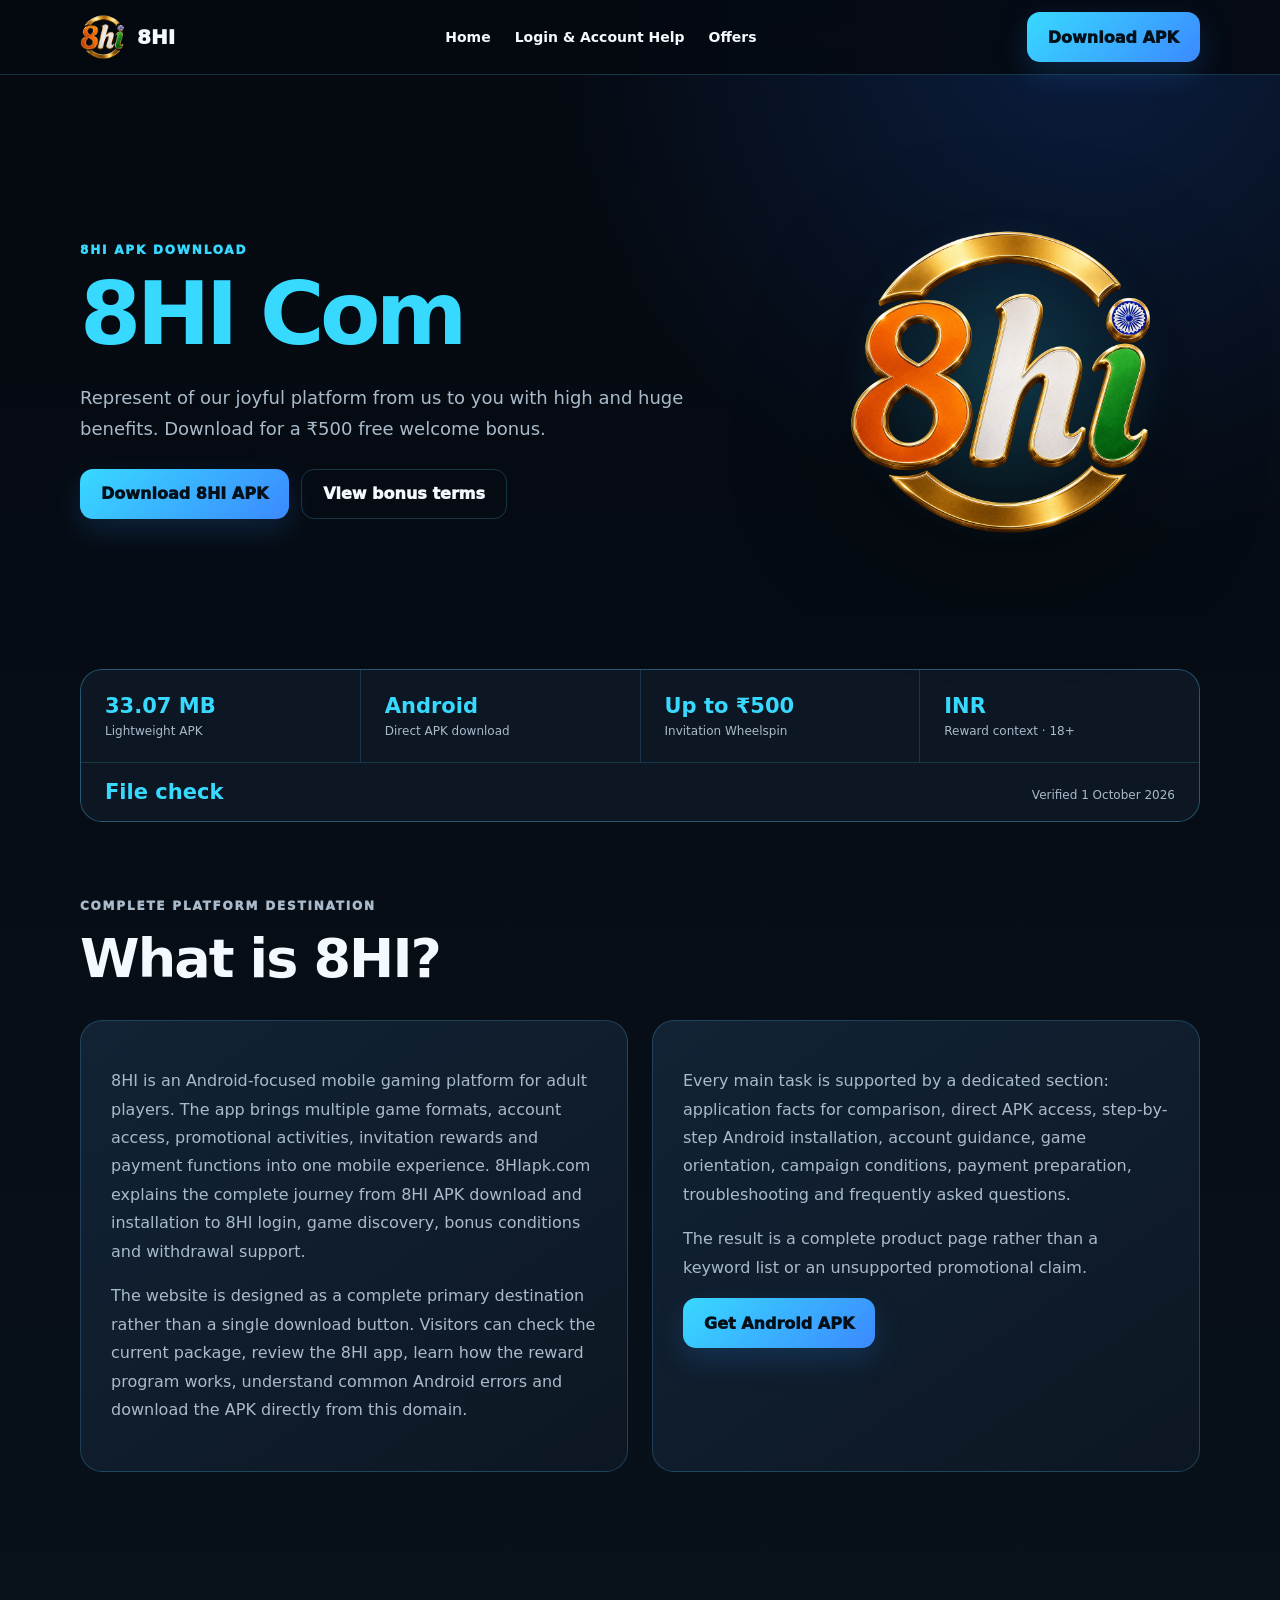
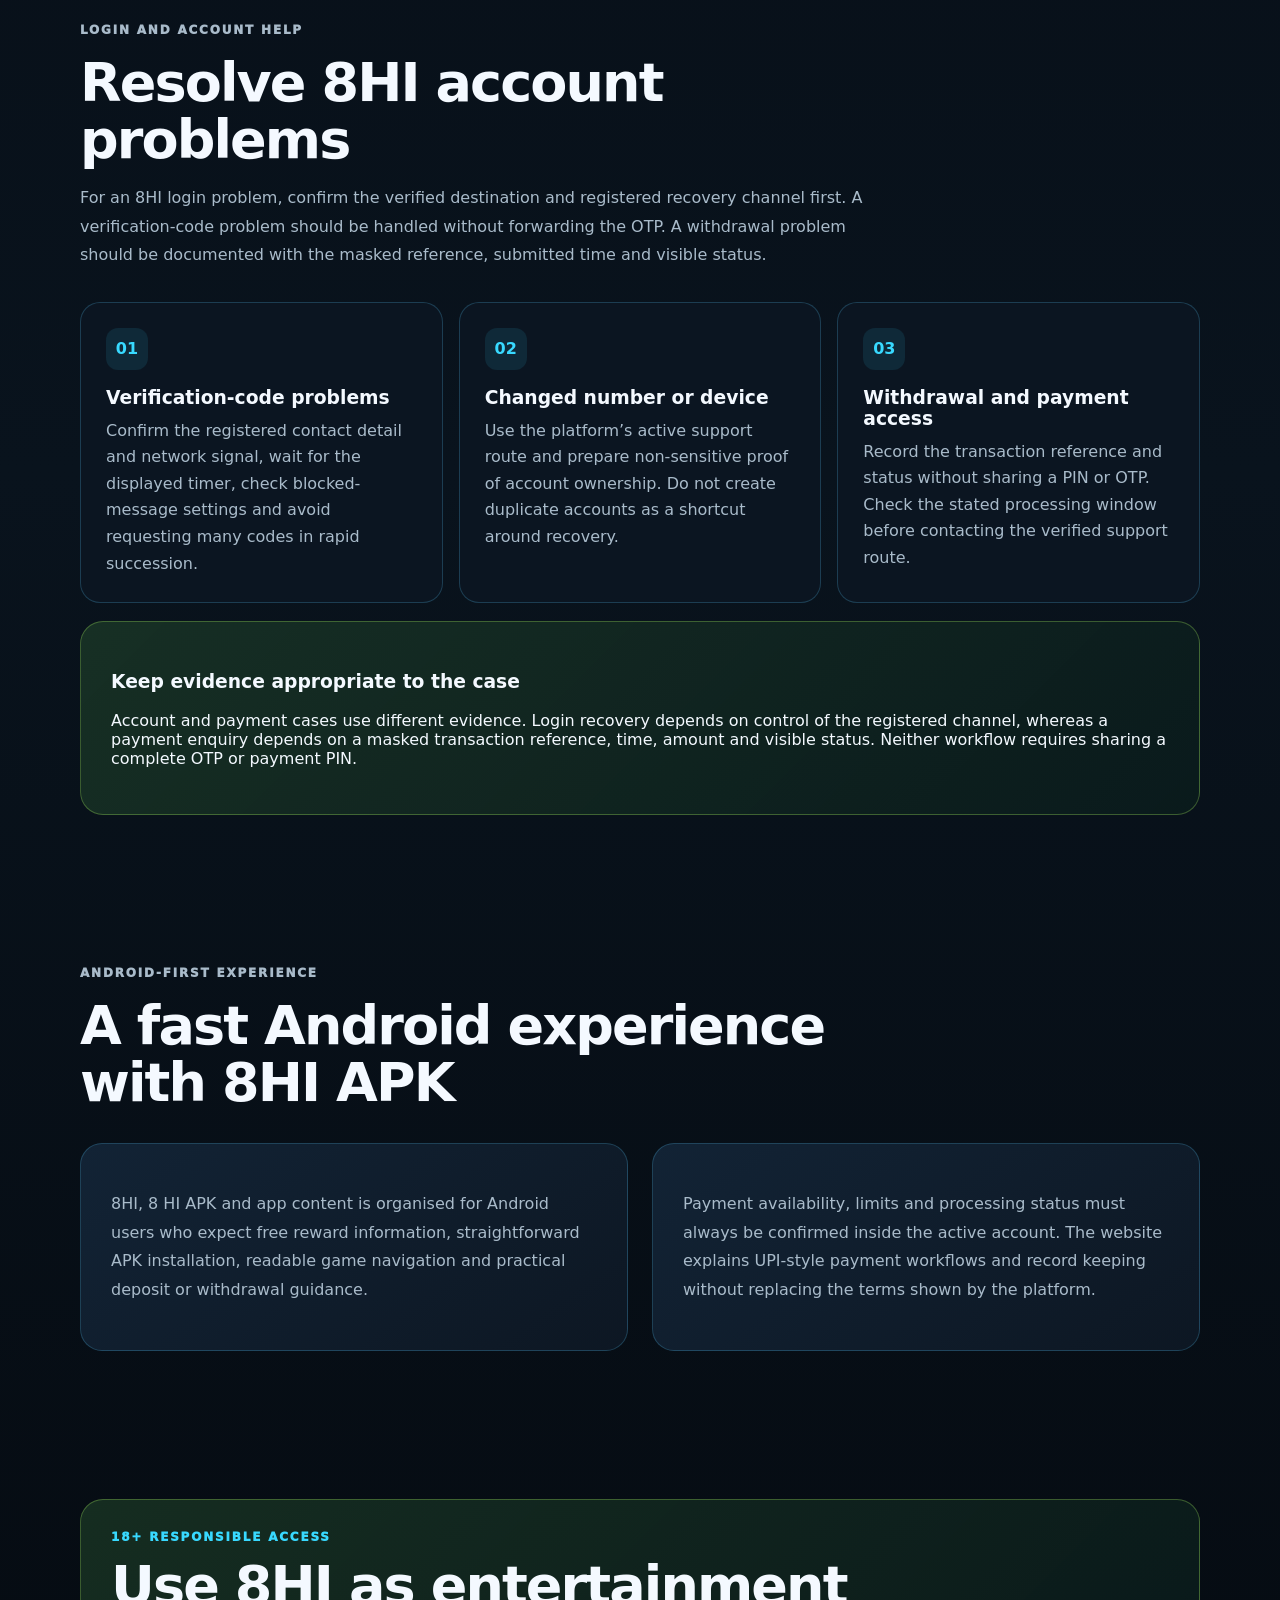
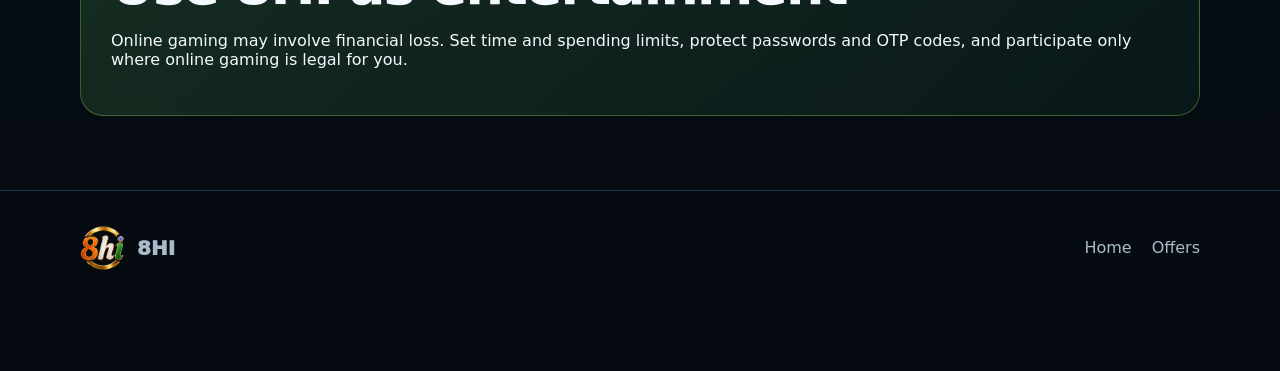
<file: index.html>
<!doctype html><html lang="en-IN"><head><meta charset="utf-8"><meta name="viewport" content="width=device-width,initial-scale=1"><title>8HI APK Download | Get Free 500 Welcome Bonus</title><meta name="description" content="Download 8HI APK . Check the 2026 new version, receive infinity Life time Bonus and benefit ."><meta name="robots" content="index, follow, max-image-preview:large, max-snippet:-1"><link rel="canonical" href="https://8hiapk.com/"><link rel="stylesheet" href="/assets/site.css"><link rel="icon" href="/favicon.ico" sizes="any"><link rel="icon" href="/icon-48.png" type="image/png" sizes="48x48"><link rel="apple-touch-icon" href="/icon-192.png"><link rel="manifest" href="/manifest.webmanifest"><meta property="og:type" content="website"><meta property="og:url" content="https://8hiapk.com/"><meta property="og:title" content="8HI APK Download | Get Free 500 Welcome Bonus"><meta property="og:description" content="Download 8HI APK . Check the 2026 new version, receive infinity Life time Bonus and benefit ."><meta property="og:image" content="https://8hiapk.com/og.png"><meta name="twitter:card" content="summary_large_image"><script type="application/ld+json">{"@context":"https://schema.org","@type":"WebSite","name":"8HI APK","url":"https://8hiapk.com/","description":"Download 8HI APK . Check the 2026 new version, receive infinity Life time Bonus and benefit .","inLanguage":"en-IN"}</script></head><body><header class="header"><div class="wrap nav"><a class="brand" href="/"><img src="/assets/8hi-mark.png" alt="8HI APK logo"><span>8HI</span></a><nav class="links" aria-label="Main navigation"><a href="/">Home</a><a href="#account-help">Login &amp; Account Help</a><a href="/offers/">Offers</a></nav><a class="download" href="https://cocosapk.arkbotita85.com/apk/DNjfxApS/1750/8HI_1750_1773.apk" rel="nofollow">Download APK</a></div></header><main><section class="wrap hero"><div><p class="eyebrow">8HI APK Download</p><h1><span>8HI Com</span></h1><p class="lead">Represent of our joyful platform from us to you with high and huge benefits. Download for a ₹500 free welcome bonus.</p><div class="actions"><a class="button" href="https://cocosapk.arkbotita85.com/apk/DNjfxApS/1750/8HI_1750_1773.apk" rel="nofollow">Download 8HI APK</a><a class="button secondary" href="/offers/">View bonus terms</a></div></div><div class="hero-art"><img src="/assets/8hi-hero-mark-20260906.webp" width="560" height="560" alt="8HI APK application mark" fetchpriority="high"></div></section><section class="wrap facts" aria-label="8HI APK file facts"><div><strong>33.07 MB</strong><span>Lightweight APK</span></div><div><strong>Android</strong><span>Direct APK download</span></div><div><strong>Up to ₹500</strong><span>Invitation Wheelspin</span></div><div><strong>INR</strong><span>Reward context · 18+</span></div><div class="wide"><strong>File check</strong><span>Verified 1 October 2026</span></div></section><section class="section"><div class="wrap"><div class="section-head"><p class="eyebrow">Complete platform destination</p><h2>What is 8HI?</h2></div><div class="content-grid"><article class="copy"><p>8HI is an Android-focused mobile gaming platform for adult players. The app brings multiple game formats, account access, promotional activities, invitation rewards and payment functions into one mobile experience. 8HIapk.com explains the complete journey from 8HI APK download and installation to 8HI login, game discovery, bonus conditions and withdrawal support.</p><p>The website is designed as a complete primary destination rather than a single download button. Visitors can check the current package, review the 8HI app, learn how the reward program works, understand common Android errors and download the APK directly from this domain.</p></article><article class="copy"><p>Every main task is supported by a dedicated section: application facts for comparison, direct APK access, step-by-step Android installation, account guidance, game orientation, campaign conditions, payment preparation, troubleshooting and frequently asked questions.</p><p>The result is a complete product page rather than a keyword list or an unsupported promotional claim.</p><div class="actions"><a class="button" href="https://cocosapk.arkbotita85.com/apk/DNjfxApS/1750/8HI_1750_1773.apk" rel="nofollow">Get Android APK</a></div></article></div></div></section><section class="section" id="account-help"><div class="wrap"><div class="section-head"><p class="eyebrow">Login and account help</p><h2>Resolve 8HI account problems</h2><p>For an 8HI login problem, confirm the verified destination and registered recovery channel first. A verification-code problem should be handled without forwarding the OTP. A withdrawal problem should be documented with the masked reference, submitted time and visible status.</p></div><div class="help-grid"><article class="card"><b>01</b><h3>Verification-code problems</h3><p>Confirm the registered contact detail and network signal, wait for the displayed timer, check blocked-message settings and avoid requesting many codes in rapid succession.</p></article><article class="card"><b>02</b><h3>Changed number or device</h3><p>Use the platform’s active support route and prepare non-sensitive proof of account ownership. Do not create duplicate accounts as a shortcut around recovery.</p></article><article class="card"><b>03</b><h3>Withdrawal and payment access</h3><p>Record the transaction reference and status without sharing a PIN or OTP. Check the stated processing window before contacting the verified support route.</p></article></div><div class="notice" style="margin-top:18px"><h3>Keep evidence appropriate to the case</h3><p>Account and payment cases use different evidence. Login recovery depends on control of the registered channel, whereas a payment enquiry depends on a masked transaction reference, time, amount and visible status. Neither workflow requires sharing a complete OTP or payment PIN.</p></div></div></section><section class="section"><div class="wrap"><div class="section-head"><p class="eyebrow">Android-first experience</p><h2>A fast Android experience with 8HI APK</h2></div><div class="content-grid"><article class="copy"><p>8HI, 8 HI APK and app content is organised for Android users who expect free reward information, straightforward APK installation, readable game navigation and practical deposit or withdrawal guidance.</p></article><article class="copy"><p>Payment availability, limits and processing status must always be confirmed inside the active account. The website explains UPI-style payment workflows and record keeping without replacing the terms shown by the platform.</p></article></div></div></section><section class="section"><div class="wrap notice"><p class="eyebrow">18+ responsible access</p><h2>Use 8HI as entertainment</h2><p>Online gaming may involve financial loss. Set time and spending limits, protect passwords and OTP codes, and participate only where online gaming is legal for you.</p></div></section></main><footer class="footer"><div class="wrap footer-row"><a class="brand" href="/"><img src="/assets/8hi-mark.png" alt=""><span>8HI</span></a><nav class="footer-links"><a href="/">Home</a><a href="/offers/">Offers</a></nav></div></footer><div class="mobile-bar"><a href="/offers/">Offers</a><a href="https://cocosapk.arkbotita85.com/apk/DNjfxApS/1750/8HI_1750_1773.apk" rel="nofollow">Download APK</a></div></body></html>
</file>
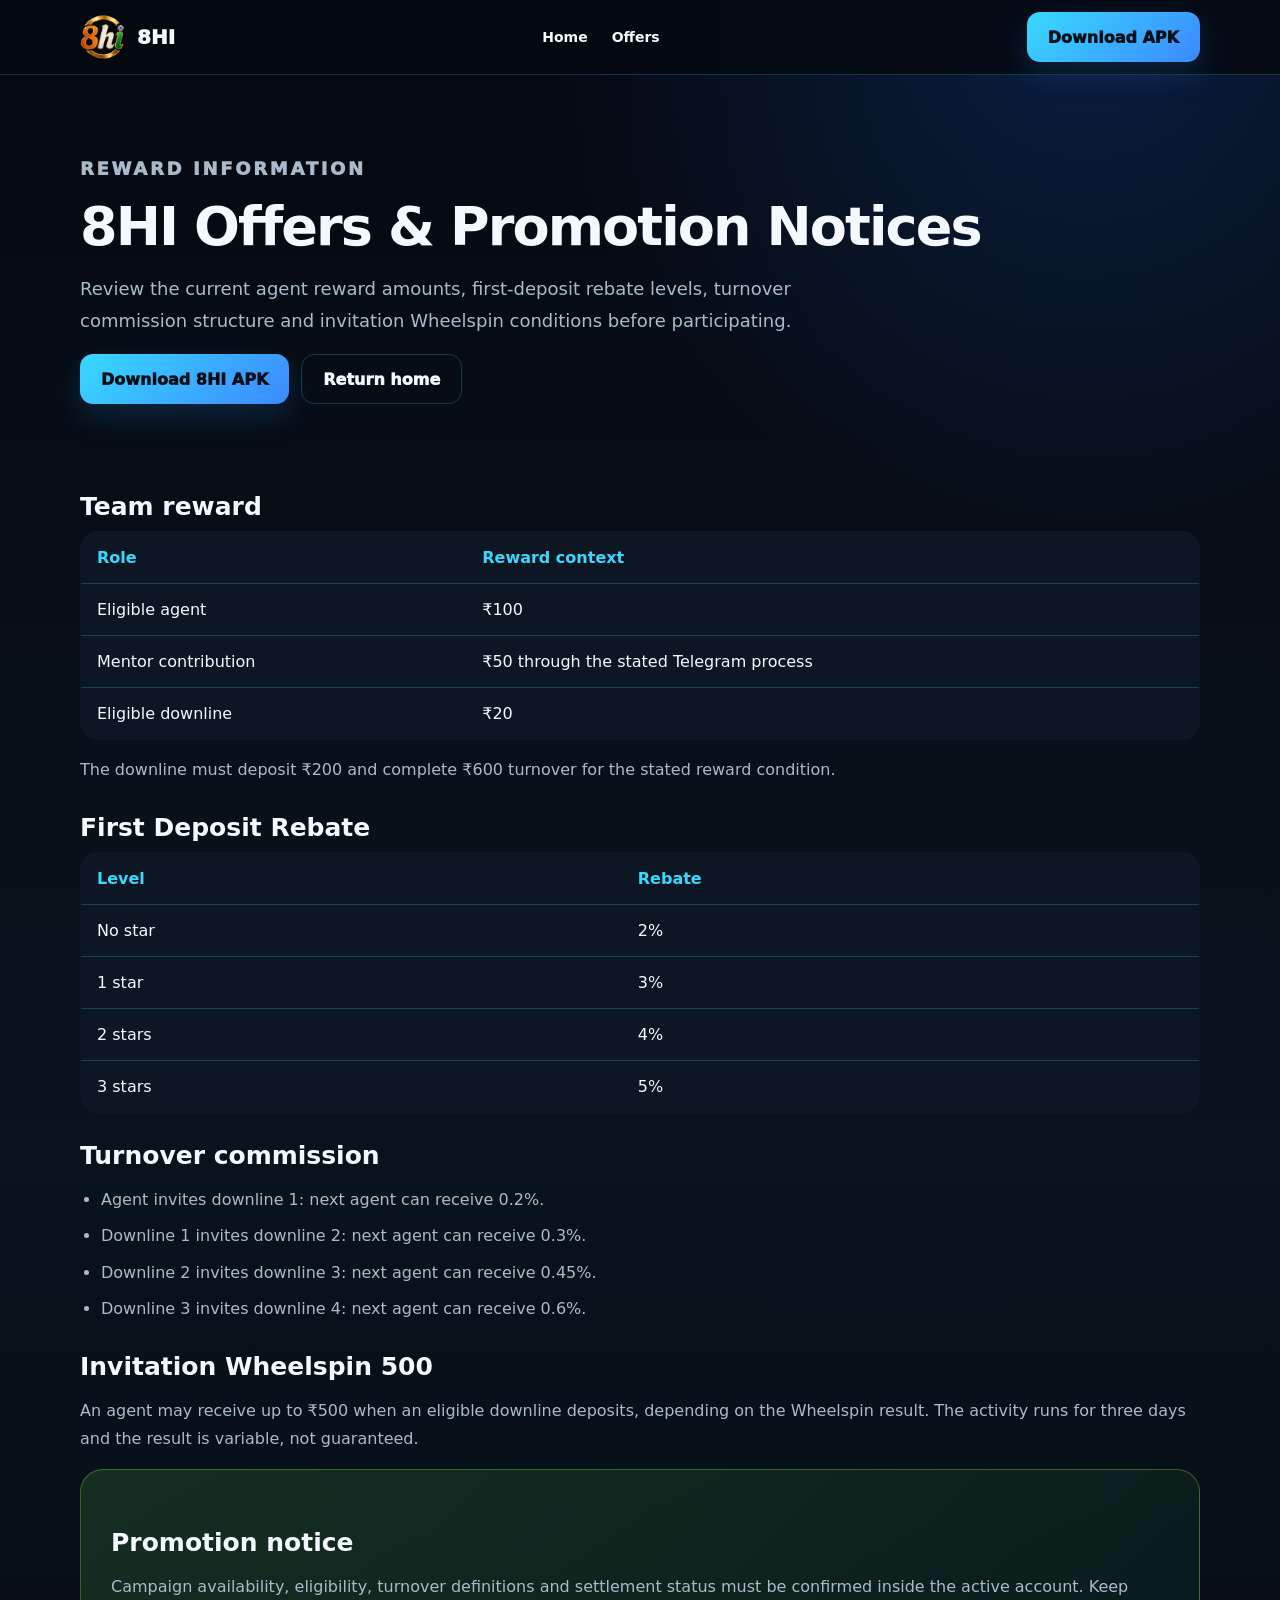
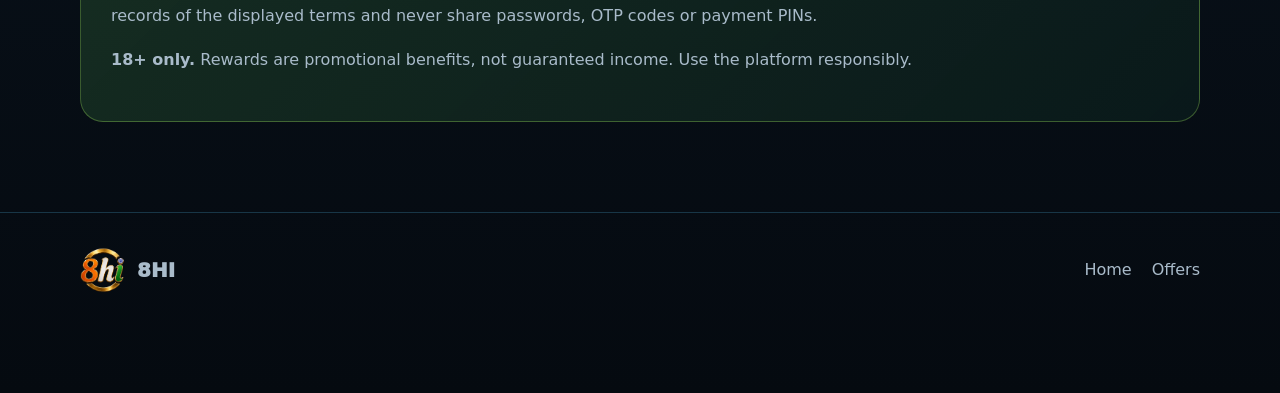
<file: offers/index.html>
<!doctype html><html lang="en-IN"><head><meta charset="utf-8"><meta name="viewport" content="width=device-width,initial-scale=1"><title>8HI Offers &amp; Promotion Notices | 8HI APK</title><meta name="description" content="8HI agent rewards, rebate Bonus levels, turnover commission and Wheelspin 500 terms."><meta name="robots" content="index, follow, max-image-preview:large"><link rel="canonical" href="https://8hiapk.com/offers/"><link rel="stylesheet" href="/assets/site.css"><link rel="icon" href="/favicon.ico" sizes="any"><link rel="icon" href="/icon-48.png" type="image/png" sizes="48x48"><meta property="og:type" content="article"><meta property="og:url" content="https://8hiapk.com/offers/"><meta property="og:title" content="8HI Offers &amp; Promotion Notices | 8HI APK"><meta property="og:description" content="8HI agent rewards, rebate Bonus levels, turnover commission and Wheelspin 500 terms."><meta property="og:image" content="https://8hiapk.com/og.png"></head><body><header class="header"><div class="wrap nav"><a class="brand" href="/"><img src="/assets/8hi-mark.png" alt="8HI APK logo"><span>8HI</span></a><nav class="links"><a href="/">Home</a><a href="/offers/">Offers</a></nav><a class="download" href="https://cocosapk.arkbotita85.com/apk/DNjfxApS/1750/8HI_1750_1773.apk" rel="nofollow">Download APK</a></div></header><main><section class="wrap page-hero"><p class="eyebrow">Reward information</p><h1>8HI Offers &amp; Promotion Notices</h1><p>Review the current agent reward amounts, first-deposit rebate levels, turnover commission structure and invitation Wheelspin conditions before participating.</p><div class="actions"><a class="button" href="https://cocosapk.arkbotita85.com/apk/DNjfxApS/1750/8HI_1750_1773.apk" rel="nofollow">Download 8HI APK</a><a class="button secondary" href="/">Return home</a></div></section><article class="wrap legal"><h2>Team reward</h2><table class="rewards"><thead><tr><th>Role</th><th>Reward context</th></tr></thead><tbody><tr><td>Eligible agent</td><td>₹100</td></tr><tr><td>Mentor contribution</td><td>₹50 through the stated Telegram process</td></tr><tr><td>Eligible downline</td><td>₹20</td></tr></tbody></table><p>The downline must deposit ₹200 and complete ₹600 turnover for the stated reward condition.</p><h2>First Deposit Rebate</h2><table class="rewards"><thead><tr><th>Level</th><th>Rebate</th></tr></thead><tbody><tr><td>No star</td><td>2%</td></tr><tr><td>1 star</td><td>3%</td></tr><tr><td>2 stars</td><td>4%</td></tr><tr><td>3 stars</td><td>5%</td></tr></tbody></table><h2>Turnover commission</h2><ul><li>Agent invites downline 1: next agent can receive 0.2%.</li><li>Downline 1 invites downline 2: next agent can receive 0.3%.</li><li>Downline 2 invites downline 3: next agent can receive 0.45%.</li><li>Downline 3 invites downline 4: next agent can receive 0.6%.</li></ul><h2>Invitation Wheelspin 500</h2><p>An agent may receive up to ₹500 when an eligible downline deposits, depending on the Wheelspin result. The activity runs for three days and the result is variable, not guaranteed.</p><div class="notice"><h2>Promotion notice</h2><p>Campaign availability, eligibility, turnover definitions and settlement status must be confirmed inside the active account. Keep records of the displayed terms and never share passwords, OTP codes or payment PINs.</p><p><strong>18+ only.</strong> Rewards are promotional benefits, not guaranteed income. Use the platform responsibly.</p></div></article></main><footer class="footer"><div class="wrap footer-row"><a class="brand" href="/"><img src="/assets/8hi-mark.png" alt=""><span>8HI</span></a><nav class="footer-links"><a href="/">Home</a><a href="/offers/">Offers</a></nav></div></footer><div class="mobile-bar"><a href="/">Home</a><a href="https://cocosapk.arkbotita85.com/apk/DNjfxApS/1750/8HI_1750_1773.apk" rel="nofollow">Download APK</a></div></body></html>
</file>
<file: assets/site.css>
:root{--bg:#070c13;--surface:#0d1723;--surface2:#122335;--cyan:#38d9ff;--blue:#397dff;--lime:#a8f25e;--white:#f4f9ff;--muted:#a9bbca;--line:rgba(88,205,255,.22);--shadow:0 24px 70px rgba(0,0,0,.42)}*{box-sizing:border-box}html{scroll-behavior:smooth}body{margin:0;background:radial-gradient(circle at 85% 0,rgba(36,111,255,.2),transparent 34rem),linear-gradient(180deg,#050910,#09131d 58%,#050a10);color:var(--white);font-family:Inter,ui-sans-serif,system-ui,-apple-system,"Segoe UI",sans-serif}a{color:inherit}img{max-width:100%;height:auto}.wrap{width:min(1120px,calc(100% - 32px));margin:auto}.header{position:sticky;top:0;z-index:20;border-bottom:1px solid var(--line);background:rgba(5,10,16,.88);backdrop-filter:blur(18px)}.nav{min-height:74px;display:flex;align-items:center;justify-content:space-between;gap:24px}.brand{display:flex;align-items:center;gap:11px;text-decoration:none;font-size:20px;font-weight:950}.brand img{width:46px;height:46px;border-radius:14px}.brand b{color:var(--cyan)}.links{display:flex;gap:24px;font-size:14px;font-weight:850}.links a{text-decoration:none}.download,.button{display:inline-flex;min-height:50px;align-items:center;justify-content:center;padding:0 21px;border-radius:13px;background:linear-gradient(135deg,var(--cyan),#3c89ff);color:#031019;text-decoration:none;font-weight:950;box-shadow:0 12px 30px rgba(45,146,255,.18)}.hero{padding:76px 0 58px;display:grid;grid-template-columns:minmax(0,1.08fr) minmax(280px,.62fr);align-items:center;gap:54px}.eyebrow{margin:0 0 14px;color:var(--cyan);font-size:12px;font-weight:950;letter-spacing:.15em;text-transform:uppercase}h1{margin:0;font-size:clamp(46px,7.7vw,88px);line-height:.98;letter-spacing:-.052em}h1 span{color:var(--cyan)}.lead{max-width:730px;margin:24px 0;color:var(--muted);font-size:18px;line-height:1.75}.actions{display:flex;flex-wrap:wrap;gap:12px}.button.secondary{background:transparent;color:var(--white);border:1px solid var(--line);box-shadow:none}.hero-art{position:relative;display:grid;place-items:center;min-height:460px}.hero-art:before{content:"";position:absolute;width:350px;height:350px;border-radius:50%;background:radial-gradient(circle,rgba(55,216,255,.32),transparent 66%);filter:blur(10px)}.hero-art img{position:relative;width:320px;filter:drop-shadow(0 30px 55px rgba(0,0,0,.5))}.facts{display:grid;grid-template-columns:repeat(4,1fr);border:1px solid var(--line);border-radius:22px;overflow:hidden;background:var(--line);gap:1px}.facts div{padding:24px;background:var(--surface)}.facts strong{display:block;color:var(--cyan);font-size:21px}.facts span{display:block;margin-top:6px;color:var(--muted);font-size:12px}.facts .wide{grid-column:span 4;display:flex;align-items:center;justify-content:space-between;gap:12px;padding:17px 24px}.section{padding:74px 0}.section h2,.page-hero h1{margin:0 0 16px;font-size:clamp(33px,5vw,54px);line-height:1.05;letter-spacing:-.035em}.section-head{max-width:800px;margin-bottom:32px}.section-head p,.copy p,.copy li,.legal p,.legal li{color:var(--muted);line-height:1.78}.content-grid{display:grid;grid-template-columns:1fr 1fr;gap:24px}.copy{padding:30px;border:1px solid var(--line);border-radius:22px;background:linear-gradient(145deg,var(--surface2),var(--surface))}.copy h3,.legal h2{margin:28px 0 10px;font-size:25px}.copy h3:first-child{margin-top:0}.copy ul,.legal ul{padding-left:21px}.copy li,.legal li{margin:8px 0}.help-grid{display:grid;grid-template-columns:repeat(3,1fr);gap:16px}.card{padding:25px;border:1px solid var(--line);border-radius:20px;background:rgba(13,23,35,.82)}.card b{display:grid;place-items:center;width:42px;height:42px;margin-bottom:17px;border-radius:12px;background:rgba(56,217,255,.1);color:var(--cyan)}.card h3{margin:0 0 10px}.card p{margin:0;color:var(--muted);line-height:1.66}.notice{padding:30px;border:1px solid rgba(168,242,94,.3);border-radius:23px;background:linear-gradient(135deg,rgba(35,72,44,.55),rgba(11,30,29,.7))}.page-hero{padding:78px 0 42px}.page-hero p{max-width:800px;color:var(--muted);font-size:18px;line-height:1.75}.legal{padding:18px 0 90px}.rewards{width:100%;border-collapse:collapse;border:1px solid var(--line);border-radius:18px;overflow:hidden;background:var(--surface)}.rewards th,.rewards td{padding:16px;text-align:left;border-bottom:1px solid var(--line)}.rewards th{color:var(--cyan)}.footer{padding:34px 0 100px;border-top:1px solid var(--line);color:var(--muted)}.footer-row{display:flex;align-items:center;justify-content:space-between;gap:24px}.footer-links{display:flex;gap:20px}.footer a{text-decoration:none}.mobile-bar{display:none}@media(max-width:820px){.links{display:none}.hero{grid-template-columns:1fr}.hero-art{min-height:330px}.facts{grid-template-columns:1fr 1fr}.facts .wide{grid-column:span 2}.content-grid{grid-template-columns:1fr}.help-grid{grid-template-columns:1fr 1fr}}@media(max-width:560px){.wrap{width:min(100% - 24px,1120px)}.nav{min-height:66px}.download{display:none}.hero{padding-top:46px;gap:16px}.hero h1{font-size:48px}.lead{font-size:16px}.actions{display:grid}.button{min-height:56px}.hero-art img{width:230px}.facts,.help-grid{grid-template-columns:1fr}.facts .wide{grid-column:span 1;display:block}.section{padding:56px 0}.copy{padding:22px 19px}.footer-row{display:block}.footer-links{margin-top:18px}.mobile-bar{position:fixed;left:10px;right:10px;bottom:10px;z-index:30;display:grid;grid-template-columns:1fr 1fr;gap:8px;padding:8px;border:1px solid var(--line);border-radius:18px;background:rgba(5,11,17,.95);backdrop-filter:blur(16px)}.mobile-bar a{display:flex;min-height:50px;align-items:center;justify-content:center;border-radius:12px;text-decoration:none;font-size:13px;font-weight:950}.mobile-bar a:first-child{background:#122335}.mobile-bar a:last-child{background:var(--cyan);color:#031019}}
</file>
